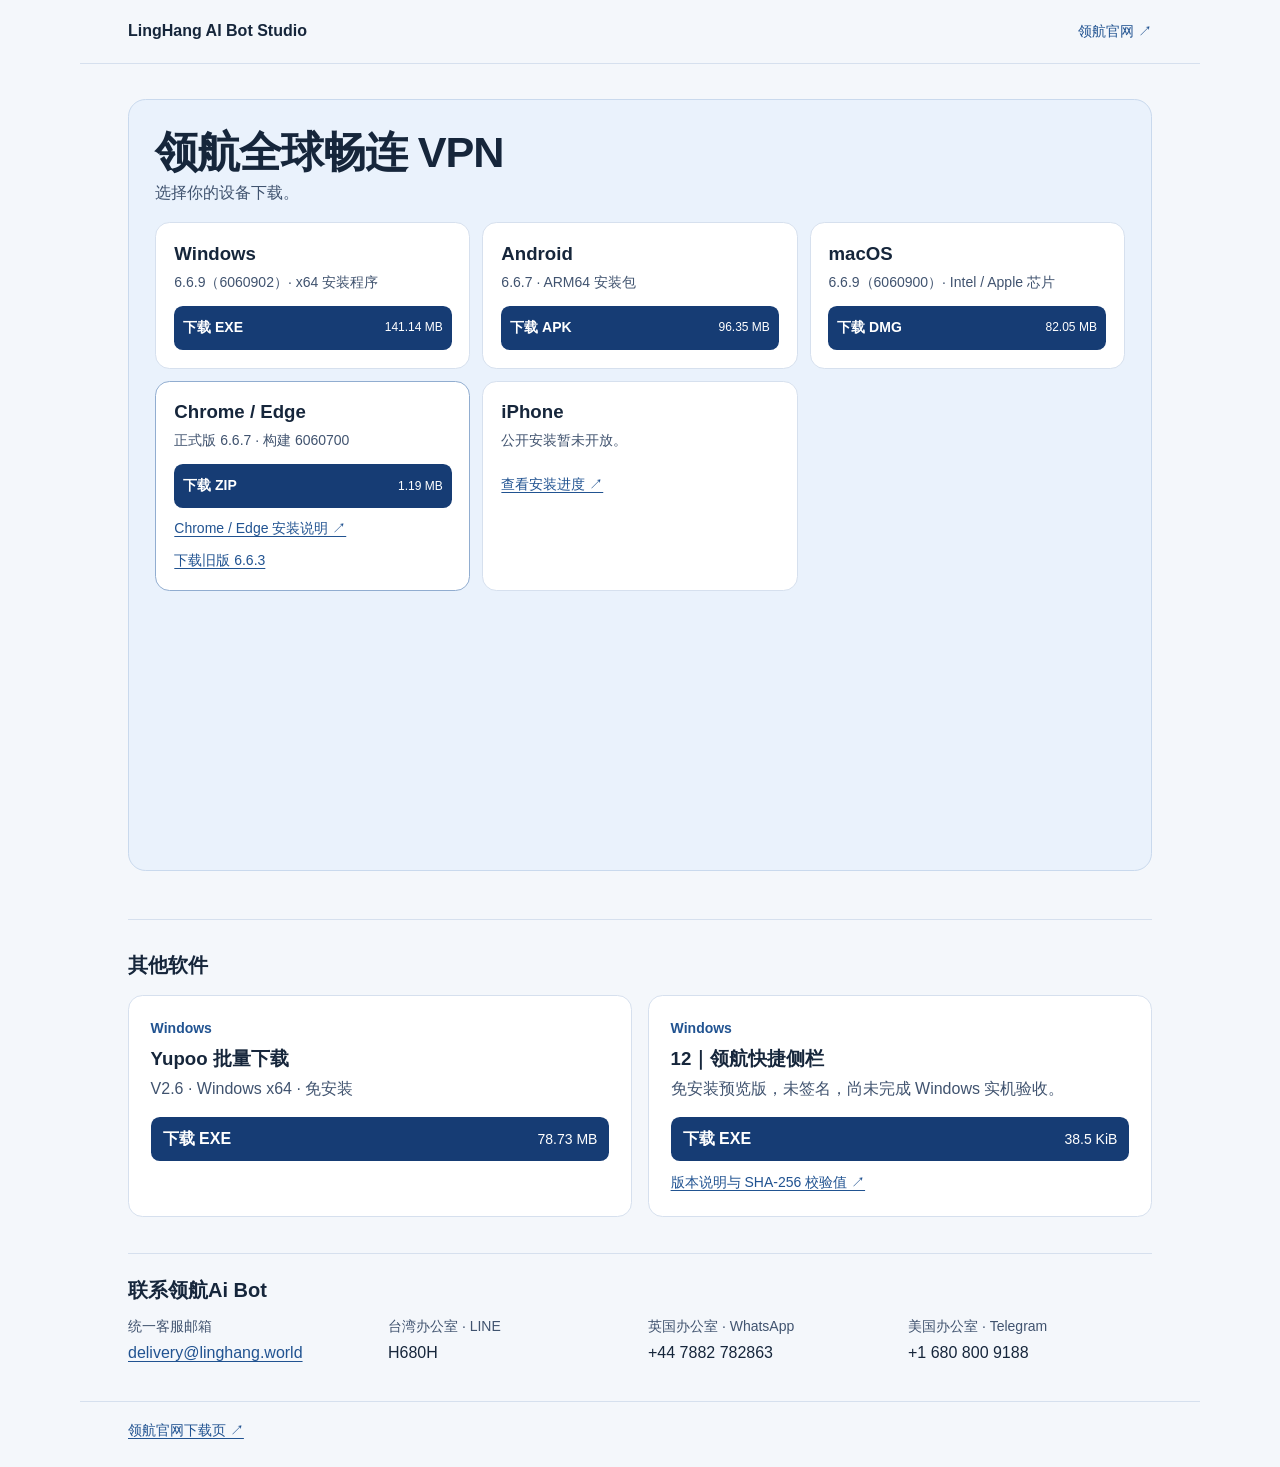
<file: index.html>
<!doctype html>
<html lang="zh-CN">
<head>
  <meta charset="utf-8">
  <meta name="viewport" content="width=device-width,initial-scale=1">
  <meta name="description" content="公开安装包与适用设备。">
  <title>LingHang AI Bot Studio · 软件下载</title>
  <link rel="stylesheet" href="styles.css">
</head>
<body>
  <header class="top"><a class="brand" href="./">LingHang AI Bot Studio</a><a href="https://www.linghang.world/">领航官网 ↗</a></header>
  <main class="download-catalog">
    <section class="project-group vpn-group" aria-labelledby="vpn-title">
      <header class="project-heading">
        <h1 id="vpn-title">领航全球畅连 VPN</h1>
        <p>选择你的设备下载。</p>
      </header>
      <div class="downloads vpn-downloads">
        <article>
        <h2>Windows</h2>
        <p>6.6.9（6060902）· x64 安装程序</p>
        <a class="download" href="https://node.linghang.world/downloads/Linghang-Setup-6.6.9-6060902-win-x64.exe" data-asset="Linghang-Setup-6.6.9-6060902-win-x64.exe">下载 EXE <span>141.14 MB</span></a>
      </article>
        <article>
        <h2>Android</h2>
        <p>6.6.7 · ARM64 安装包</p>
        <a class="download" href="https://github.com/safaeaefasf/linghang-downloads/releases/download/android-6.6.7-6060700/linghang-6.6.7-android-arm64-release.apk" data-asset="linghang-6.6.7-android-arm64-release.apk">下载 APK <span>96.35 MB</span></a>
      </article>
        <article>
        <h2>macOS</h2>
        <p>6.6.9（6060900）· Intel / Apple 芯片</p>
        <a class="download" href="https://github.com/safaeaefasf/linghang-downloads/releases/download/macos-6.6.9-6060900/Linghang-6.6.9-6060900-macOS-universal.dmg" data-asset="Linghang-6.6.9-6060900-macOS-universal.dmg">下载 DMG <span>82.05 MB</span></a>
      </article>
        <article class="browser-card">
        <h2>Chrome / Edge</h2>
        <p>正式版 6.6.7 · 构建 6060700</p>
        <a class="download" href="https://github.com/safaeaefasf/linghang-downloads/releases/download/browser-6.6.7-6060700/linghang-browser-6.6.7.zip" data-asset="linghang-browser-6.6.7.zip">下载 ZIP <span>1.19 MB</span></a>
        <div class="browser-links">
          <a class="secondary" href="https://www.linghang.world/downloads#web-launcher">Chrome / Edge 安装说明 ↗</a>
          <a class="secondary" href="https://github.com/safaeaefasf/linghang-downloads/releases/download/downloads-20261115/linghang-browser-6.6.3.zip" data-asset="linghang-browser-6.6.3.zip">下载旧版 6.6.3</a>
        </div>
      </article>
        <article>
        <h2>iPhone</h2>
        <p>公开安装暂未开放。</p>
        <a class="secondary" href="https://www.linghang.world/downloads#iphone-installation">查看安装进度 ↗</a>
      </article>
      </div>
    </section>

    <section id="other-software" class="project-group other-projects" aria-labelledby="other-title">
      <header class="project-heading"><h2 id="other-title">其他软件</h2></header>
      <div class="downloads other-downloads">
        <article id="yupoo-downloader">
        <p class="platform">Windows</p>
        <h3>Yupoo 批量下载</h3>
        <p>V2.6 · Windows x64 · 免安装</p>
        <a class="download" href="https://github.com/safaeaefasf/linghang-downloads/releases/download/yupoo-album-downloader-v2.6-20261121/Lieta_Yupoo_Downloader.exe" data-asset="Lieta_Yupoo_Downloader.exe">下载 EXE <span>78.73 MB</span></a>
      </article>
        <article id="desktop-sidebar">
        <p class="platform">Windows</p>
        <h3>12｜领航快捷侧栏</h3>
        <p>免安装预览版，未签名，尚未完成 Windows 实机验收。</p>
        <a class="download" href="https://github.com/safaeaefasf/linghang-downloads/releases/download/desktop-sidebar-20261116/Linghang-Desktop-Sidebar-Portable.exe" data-asset="Linghang-Desktop-Sidebar-Portable.exe">下载 EXE <span>38.5 KiB</span></a>
        <a class="secondary" href="https://github.com/safaeaefasf/linghang-downloads/releases/tag/desktop-sidebar-20261116">版本说明与 SHA-256 校验值 ↗</a>
      </article>
      </div>
    </section>

    <section class="contact" aria-labelledby="contact-title">
      <h2 id="contact-title">联系领航Ai Bot</h2>
      <address>
        <dl>
          <div><dt>统一客服邮箱</dt><dd><a href="mailto:delivery@linghang.world">delivery@linghang.world</a></dd></div>
          <div><dt>台湾办公室 · LINE</dt><dd>H680H</dd></div>
          <div><dt>英国办公室 · WhatsApp</dt><dd>+44 7882 782863</dd></div>
          <div><dt>美国办公室 · Telegram</dt><dd>+1 680 800 9188</dd></div>
        </dl>
      </address>
    </section>
  </main>
  <footer><a href="https://www.linghang.world/downloads">领航官网下载页 ↗</a></footer>
</body>
</html>
</file>
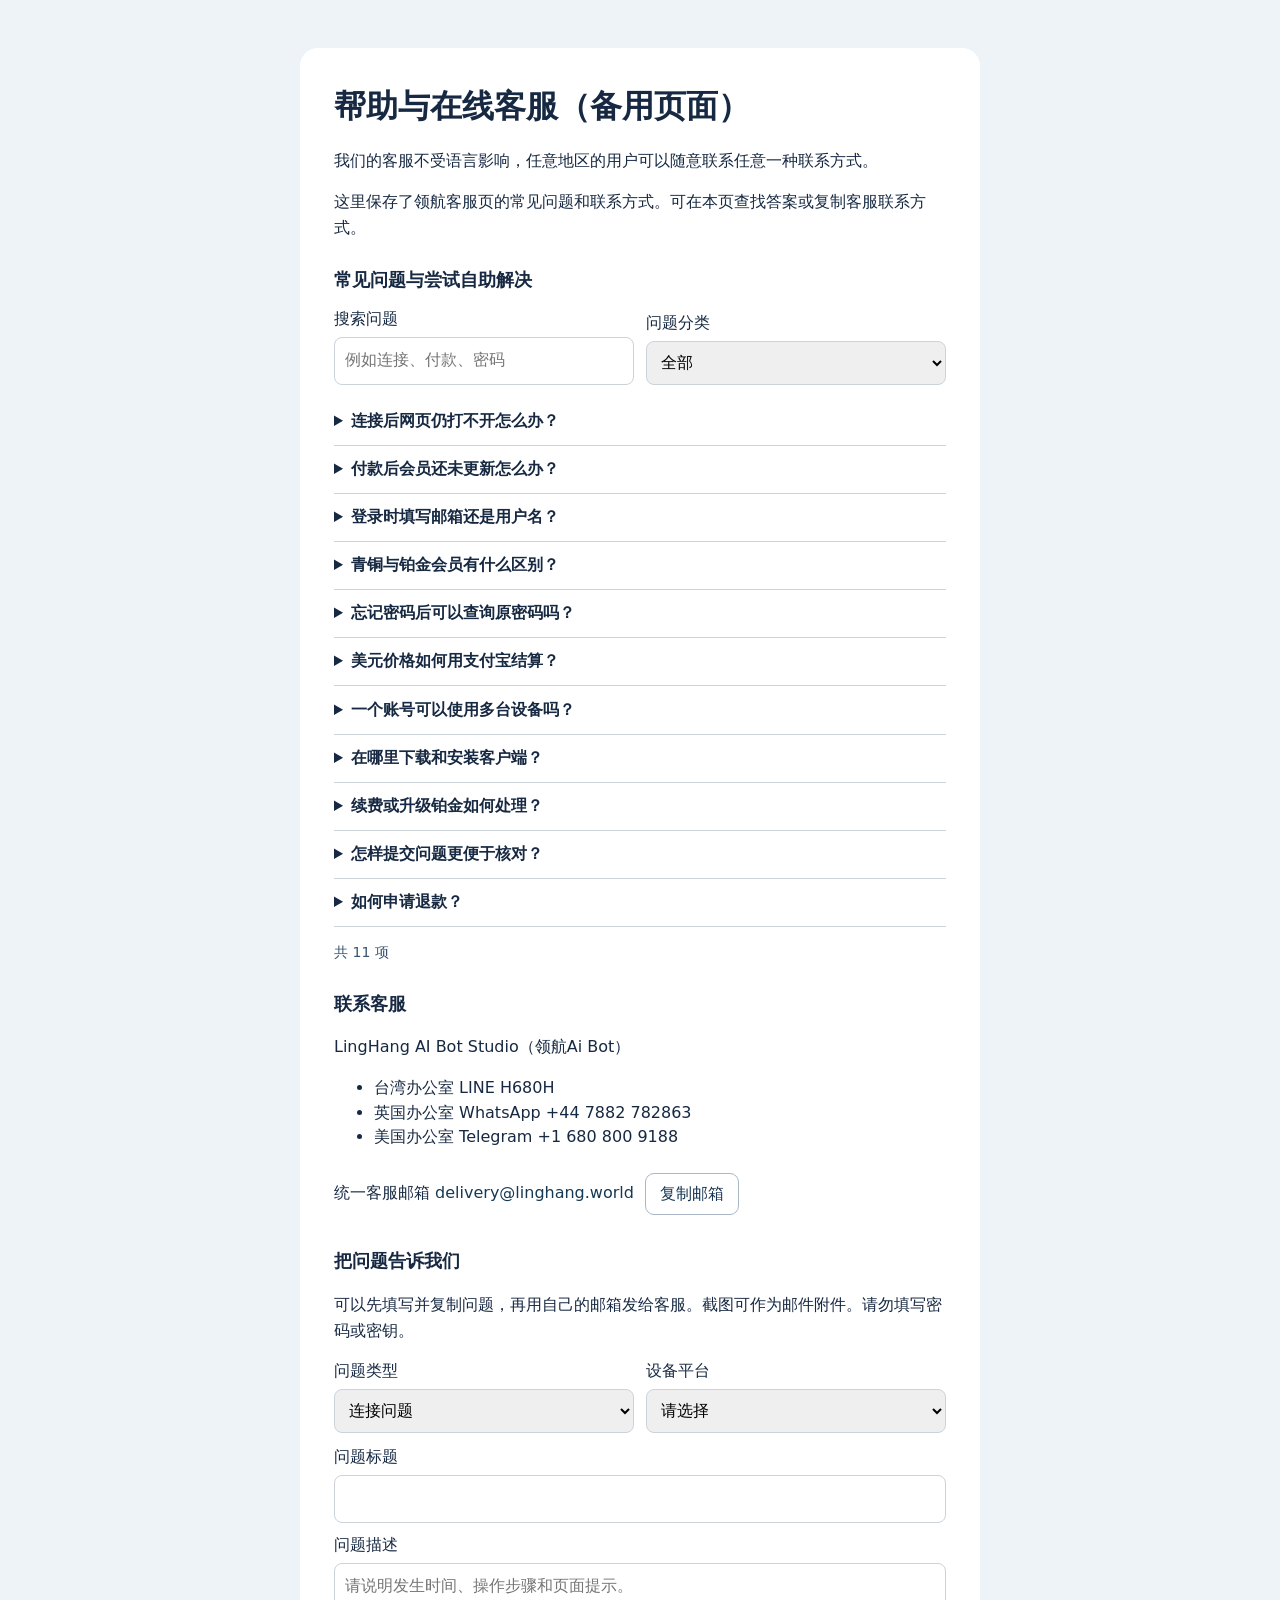
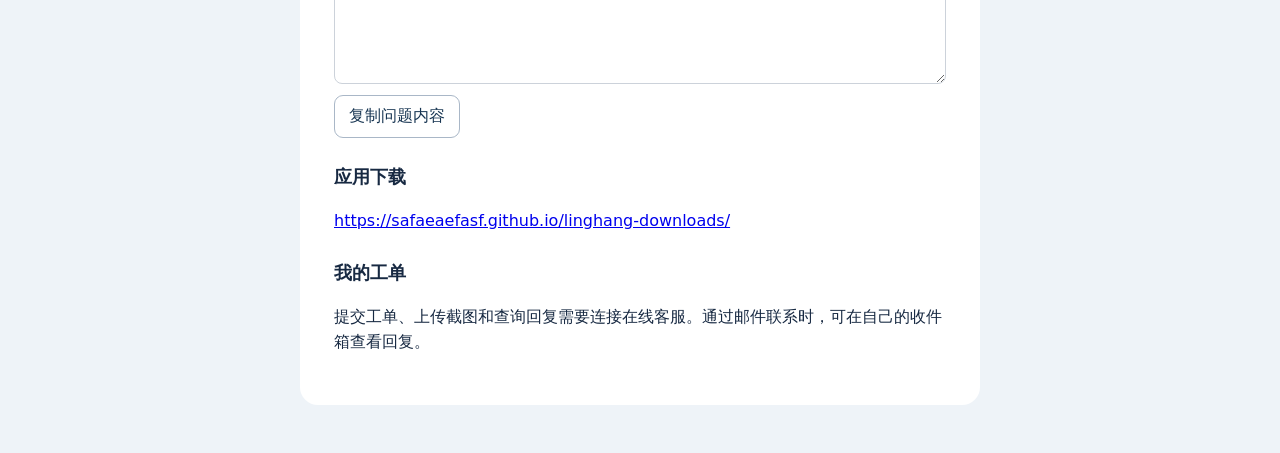
<file: help/index.html>
<!doctype html><html lang="zh-CN"><head><meta charset="utf-8"><meta name="viewport" content="width=device-width,initial-scale=1"><title>帮助与在线客服（备用页面） · 领航</title><style>*{box-sizing:border-box}body{margin:0;padding:clamp(16px,4vw,48px);background:#eef3f8;color:#172942;font:16px/1.55 "Segoe UI",system-ui,sans-serif}.dedicated-page{background:white;border-radius:20px;padding:clamp(16px,4vw,36px);box-shadow:0 6px 28px #18395512}.page-heading h1{font-size:clamp(23px,5vw,32px);margin:0 0 .4em}.primary-button,.secondary-button{display:inline-flex;align-items:center;justify-content:center;padding:8px 14px;border-radius:9px;font:inherit;text-decoration:none;cursor:pointer}.primary-button{background:#173552;color:white;border:1px solid #173552}.secondary-button{color:#173552;background:white;border:1px solid #a9b7c7}.dedicated-choice:has(input:checked){background:#edf5ff}.field-hint{color:#385370;font-size:.88em}.support-address{color:#153955}
.offline-help { max-width: 680px; margin-inline: auto; overflow-wrap: anywhere; }
.offline-help h2 { margin: 1.4em 0 .55em; font-size: 1.15em; }
.offline-help p { line-height: 1.6; }
.offline-filters { display: flex; align-items: end; gap: .7em; flex-wrap: wrap; margin: .8em 0; }
.offline-filters label { flex: 1 1 140px; }
.offline-field { display: block; margin: .65em 0; }
.offline-help input, .offline-help select, .offline-help textarea { display: block; width: 100%; padding: .65em; margin-top: .3em; font: inherit; border: 1px solid var(--line,#ccd2da); border-radius: 8px; box-sizing: border-box; }
.offline-faq { border-block-end: 1px solid var(--line,#ccd2da); padding: .7em 0; }
.offline-faq summary { cursor: pointer; font-weight: 600; }
.offline-help [hidden] { display: none; }
.help-channel-actions { display: flex; gap: .6em; align-items: center; flex-wrap: wrap; }
.help-channel-actions > button, .help-channel-actions > a { width: auto; margin: 0; min-height: 44px; }

.offline-help{background:#fff;border-radius:18px;padding:clamp(16px,4vw,34px)}
.support-address{user-select:all;-webkit-user-select:all}.offline-help [data-copy-support]{margin:.4em}
</style></head><body><section id="page-offline-help" class="page detail-page offline-help" aria-labelledby="offline-help-title">
        <div class="page-heading"><h1 id="offline-help-title">帮助与在线客服（备用页面）</h1></div><p class="support-language">我们的客服不受语言影响，任意地区的用户可以随意联系任意一种联系方式。</p>
        <p>这里保存了领航客服页的常见问题和联系方式。可在本页查找答案或复制客服联系方式。</p>
        <h2>常见问题与尝试自助解决</h2>
        <div class="offline-filters"><label>搜索问题<input type="search" id="offline-query" placeholder="例如连接、付款、密码"></label>
        <label>问题分类<select id="offline-topic"><option>全部</option><option>连接</option><option>会员与付款</option><option>账户</option><option>安装</option></select></label></div>
        <div id="offline-faqs"><details class="offline-faq" data-topic="连接"><summary>连接后网页仍打不开怎么办？</summary><p>先断开后重新连接，并检查普通网络是否可用。仍有问题时，请记录发生时间、设备平台和页面提示，提交客服核对。</p></details><details class="offline-faq" data-topic="会员与付款"><summary>付款后会员还未更新怎么办？</summary><p>回到“账户与订单”点击付款核验。仍未开通或显示待核对时，请保留订单号联系客服，避免重复付款。</p></details><details class="offline-faq" data-topic="账户"><summary>登录时填写邮箱还是用户名？</summary><p>请填写注册时设置的用户名。接收回复或订单邮件的邮箱，不等于登录用户名。</p></details><details class="offline-faq" data-topic="会员与付款"><summary>青铜与铂金会员有什么区别？</summary><p>青铜自动匹配可用线路；铂金支持自主选择可用国家线路。安全模式与极速模式尚未开放，当前版本使用自动模式。</p></details><details class="offline-faq" data-topic="账户"><summary>忘记密码后可以查询原密码吗？</summary><p>不能查询原密码。可在核对身份后设置新密码，具体恢复流程仍待确认，请先提交问题说明情况。</p></details><details class="offline-faq" data-topic="会员与付款"><summary>美元价格如何用支付宝结算？</summary><p>套餐显示 USD，支付宝按固定汇率 1 USD = 6.69 CNY 结算。例如青铜 1 周 USD 2.29，人民币为 ¥15.32。</p></details><details class="offline-faq" data-topic="账户"><summary>一个账号可以使用多台设备吗？</summary><p>标准方案支持同一账号使用多台设备，不要求所有设备固定使用同一节点。可用线路取决于会员档位。</p></details><details class="offline-faq" data-topic="安装"><summary>在哪里下载和安装客户端？</summary><p>请通过官网对应平台入口查看版本状态与安装指引。Mac 与 iPhone 的安装渠道和当前版本请查看下载页；浏览器扩展由官网下载 ZIP 后按指引加载。</p></details><details class="offline-faq" data-topic="会员与付款"><summary>续费或升级铂金如何处理？</summary><p>同档续费追加会员时长。有效青铜升级铂金需先核对剩余权益折抵与补款，付款确认后立即生效。</p></details><details class="offline-faq" data-topic="连接"><summary>怎样提交问题更便于核对？</summary><p>请说明设备平台、客户端版本、发生时间与页面提示，可附已遮挡敏感信息的截图。不要发送密码、完整密钥或二维码。</p></details><details class="offline-faq" data-topic="会员与付款"><summary>如何申请退款？</summary><p>遇到重复扣款、付款后未开通或升级金额异常，请提交本人订单号、付款时间和退款原因，必要时附脱敏凭证。客服核对后会告知处理结果；请在原订单和支付渠道查看实际退款状态。 查看退款与异常订单说明</p></details></div><p id="offline-count" class="field-hint" aria-live="polite">共 11 项</p>
        <h2>联系客服</h2><p class="offline-offices">LingHang AI Bot Studio（领航Ai Bot）</p><ul><li>台湾办公室 LINE H680H</li><li>英国办公室 WhatsApp +44 7882 782863</li><li>美国办公室 Telegram +1 680 800 9188</li></ul><div class="offline-contact"><span>统一客服邮箱</span> <span class="support-address" dir="ltr">delivery@linghang.world</span> <button class="secondary-button" data-copy-support type="button">复制邮箱</button><p data-copy-message class="field-hint" role="status"></p></div>
        <h2>把问题告诉我们</h2><p>可以先填写并复制问题，再用自己的邮箱发给客服。截图可作为邮件附件。请勿填写密码或密钥。</p>
        <div class="offline-filters"><label>问题类型<select id="offline-category"><option>连接问题</option><option>会员与付款</option><option>账户与密码</option><option>下载与安装</option><option>合作</option><option>其他</option></select></label><label>设备平台<select id="offline-platform"><option value="">请选择</option><option>Android</option><option>Windows</option><option>iPhone</option><option>Mac</option><option>浏览器扩展</option><option>官网</option><option>合作的后台</option><option>合作专属页</option></select></label></div>
        <label class="offline-field">问题标题<input id="offline-subject" type="text" maxlength="140"></label>
        <label class="offline-field">问题描述<textarea id="offline-description" maxlength="4000" rows="4" placeholder="请说明发生时间、操作步骤和页面提示。"></textarea></label>
        <button class="secondary-button" type="button" id="offline-prepare">复制问题内容</button>
        <p id="offline-result" class="field-hint" role="status"></p><textarea id="offline-manual" readonly rows="4" aria-label="可手动复制的问题内容" hidden></textarea>
        <h2>应用下载</h2><p><a href="https://safaeaefasf.github.io/linghang-downloads/">https://safaeaefasf.github.io/linghang-downloads/</a></p><h2>我的工单</h2><p>提交工单、上传截图和查询回复需要连接在线客服。通过邮件联系时，可在自己的收件箱查看回复。</p>
        </section><script>for (const copyButton of document.querySelectorAll('[data-copy-support]')) {
  copyButton.addEventListener('click', async () => {
    const card = copyButton.closest('.offline-contact');
    const address = card.querySelector('.support-address');
    const message = card.querySelector('[data-copy-message]');
    try {
      await navigator.clipboard.writeText(address.textContent.trim());
      message.textContent = '客服邮箱已复制。';
    } catch {
      const range = document.createRange();
      range.selectNodeContents(address);
      const selection = window.getSelection();
      if (selection) {
        selection.removeAllRanges();
        selection.addRange(range);
      }
      message.textContent = '请手动复制上方邮箱地址。';
    }
  });
}

const offlinePage = document.getElementById('page-offline-help');
const offlineQuery = document.getElementById('offline-query');
const offlineTopic = document.getElementById('offline-topic');
function filterOfflineQuestions() {
  const query = offlineQuery.value.trim().toLowerCase();
  let matches = 0;
  for (const faq of offlinePage.querySelectorAll('.offline-faq')) {
    faq.hidden = (offlineTopic.value !== '全部' && faq.dataset.topic !== offlineTopic.value) ||
      !faq.textContent.toLowerCase().includes(query);
    if (!faq.hidden) matches++;
  }
  document.getElementById('offline-count').textContent = matches ? '共 ' + matches + ' 项' : '没有找到相关问题，可以换个词或直接联系邮件客服。';
}
offlineQuery.addEventListener('input', filterOfflineQuestions);
offlineTopic.addEventListener('change', filterOfflineQuestions);
document.getElementById('offline-prepare').addEventListener('click', async () => {
  const value = id => document.getElementById(id).value.trim();
  const subject = value('offline-subject');
  const detail = value('offline-description');
  const message = document.getElementById('offline-result');
  const manual = document.getElementById('offline-manual');
  manual.hidden = true;
  if (!subject && !detail) {
    message.textContent = '请先填写问题标题或描述。';
    document.getElementById('offline-subject').focus(); return;
  }
  const body = [subject, value('offline-category'), value('offline-platform'), detail].filter(Boolean).join('\n');
  try {
    await navigator.clipboard.writeText(body);
    message.textContent = '问题已复制，请粘贴到邮件中发给客服。';
  } catch {
    manual.value = body; manual.hidden = false; manual.focus(); manual.select();
    message.textContent = '请手动复制下方内容，再通过邮件发送。';
  }
});
</script></body></html>
</file>
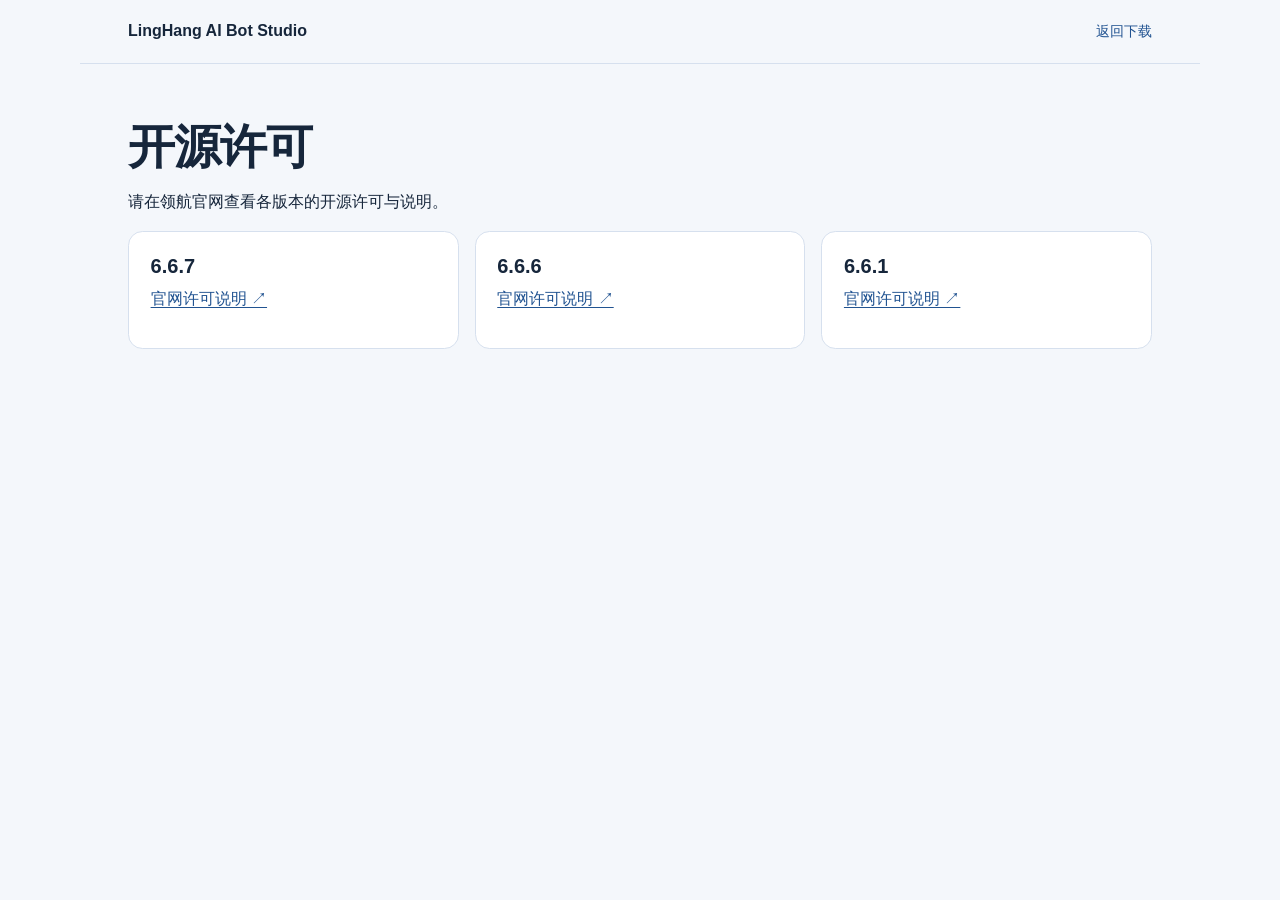
<file: open-source.html>
<!doctype html>
<html lang="zh-CN">
<head>
  <meta charset="utf-8">
  <meta name="viewport" content="width=device-width, initial-scale=1">
  <title>开源许可 · LingHang AI Bot Studio</title>
  <link rel="stylesheet" href="./styles.css">
</head>
<body>
  <header class="top"><a class="brand" href="./">LingHang AI Bot Studio</a><a href="./">返回下载</a></header>
  <main>
    <h1>开源许可</h1>
    <p>请在领航官网查看各版本的开源许可与说明。</p>
    <section class="downloads" aria-label="官网开源许可说明">
      <article class="card">
        <h2>6.6.7</h2>
        <p><a href="https://www.linghang.world/open-source/6.6.7">官网许可说明 ↗</a></p>
      </article>
      <article class="card">
        <h2>6.6.6</h2>
        <p><a href="https://www.linghang.world/open-source/6.6.6#android">官网许可说明 ↗</a></p>
      </article>
      <article class="card">
        <h2>6.6.1</h2>
        <p><a href="https://www.linghang.world/open-source/6.6.1">官网许可说明 ↗</a></p>
      </article>
    </section>
  </main>
</body>
</html>
</file>
<file: styles.css>
:root {
  color-scheme: light;
  font-family: Inter, "Segoe UI", "Microsoft YaHei", "PingFang SC", sans-serif;
  font-size: 100%;
  line-height: 1.55;
  color: #16263b;
  background: #f4f7fb;
  --color-muted: #40536f;
  --color-link: #215391;
  --color-line: #d6e0ee;
  --color-primary: #163c74;
  --color-primary-hover: #22538d;
  --text-small: .875rem;
  --text-body: 1rem;
  --text-card: 1.25rem;
  --text-page: clamp(2rem, 1.63rem + 1.6vw, 3rem);
  --gutter: clamp(1rem, 4vw, 3rem);
}

*, *::before, *::after { box-sizing: border-box; }
body { margin: 0; font-size: var(--text-body); }
a { color: var(--color-link); text-underline-offset: .2em; }
a:focus-visible { outline: 3px solid #1768ba; outline-offset: 4px; }

.top, main, footer {
  width: min(100%, 70rem);
  margin-inline: auto;
  padding-inline: var(--gutter);
}

.top {
  display: flex;
  align-items: center;
  justify-content: space-between;
  flex-wrap: wrap;
  gap: .5rem 1rem;
  min-block-size: 4rem;
  padding-block: .75rem;
  border-bottom: 1px solid var(--color-line);
}
.top a { font-size: var(--text-small); text-decoration: none; }
.top a:hover { text-decoration: underline; }
.top .brand { color: inherit; font-size: var(--text-body); font-weight: 700; }

main { padding-block: clamp(1.75rem, 5vw, 3.5rem); }
h1 {
  margin: 0;
  font-size: var(--text-page);
  font-weight: 750;
  letter-spacing: -.025em;
  line-height: 1.16;
}
.intro { margin: .65rem 0 1.65rem; color: var(--color-muted); }
.downloads { display: grid; grid-template-columns: minmax(0, 1fr); gap: 1rem; }

.downloads > article {
  min-width: 0;
  padding: clamp(1rem, 2.4vw, 1.35rem);
  border: 1px solid var(--color-line);
  border-radius: .9rem;
  background: #fff;
}
.downloads .browser-card { border-color: #91add0; }
.platform {
  margin: 0 0 .4rem;
  color: var(--color-link);
  font-size: var(--text-small);
  font-weight: 700;
}
h2 { margin: 0; font-size: var(--text-card); font-weight: 700; line-height: 1.35; }
article p:not(.platform) { margin: .4rem 0 .95rem; color: var(--color-muted); overflow-wrap: anywhere; }

.download {
  display: flex;
  justify-content: space-between;
  align-items: center;
  gap: .65rem;
  min-block-size: 2.75rem;
  padding: .5rem .75rem;
  border-radius: .55rem;
  background: var(--color-primary);
  color: #fff;
  font-weight: 700;
  text-decoration: none;
}
.download:hover { background: var(--color-primary-hover); }
.download span { flex: none; font-size: var(--text-small); font-weight: 500; font-variant-numeric: tabular-nums; }
.secondary { display: inline-block; margin-top: .65rem; font-size: var(--text-small); overflow-wrap: anywhere; }
.browser-links { display: flex; flex-wrap: wrap; column-gap: 1rem; }

.contact { border-top: 1px solid var(--color-line); margin-top: 2.25rem; padding-top: 1.4rem; }
.contact address { font-style: normal; }
.contact dl {
  display: grid;
  grid-template-columns: repeat(auto-fit, minmax(min(100%, 12rem), 1fr));
  gap: .9rem 1rem;
  margin: .8rem 0 0;
}
.contact dt { color: var(--color-muted); font-size: var(--text-small); }
.contact dd { margin: .2rem 0 0; overflow-wrap: anywhere; }
footer { border-top: 1px solid var(--color-line); padding-block: 1.1rem 1.6rem; font-size: var(--text-small); }

@media (min-width: 40rem) {
  .downloads { grid-template-columns: repeat(2, minmax(0, 1fr)); }
}
@media (min-width: 59rem) {
  .downloads { grid-template-columns: repeat(3, minmax(0, 1fr)); }
}

/* Keep the VPN catalog in the first viewport and give each later project its own card. */
.download-catalog { padding-block: clamp(1rem, 3vw, 2.2rem); }
.project-group { min-width: 0; }
.project-heading { margin-bottom: 1rem; }
.project-heading h1 { font-size: clamp(1.7rem, 1.2rem + 2vw, 2.7rem); }
.project-heading p { margin: .3rem 0 0; color: var(--color-muted); }
.vpn-group {
  padding: clamp(.9rem, 2.5vw, 1.65rem);
  border: 1px solid #c9d9ed;
  border-radius: 1.1rem;
  background: #eaf2fc;
}
.vpn-downloads { gap: .75rem; }
.vpn-downloads > article { padding: clamp(.75rem, 1.7vw, 1.12rem); }
.vpn-downloads article h2, .other-downloads article h3 {
  margin: 0;
  font-size: clamp(1rem, .91rem + .32vw, 1.2rem);
  font-weight: 700;
  line-height: 1.35;
}
.vpn-downloads article p { font-size: var(--text-small); margin: .35rem 0 .75rem; }
.vpn-downloads .download { gap: .3rem; padding-inline: .55rem; font-size: var(--text-small); }
.vpn-downloads .download span { font-size: .75rem; }
.other-projects {
  margin-top: clamp(1.65rem, 4vw, 3rem);
  padding-top: clamp(1.2rem, 3vw, 2rem);
  border-top: 1px solid var(--color-line);
}
@media (min-width: 22.5rem) and (max-width: 39.99rem) {
  .vpn-downloads { grid-template-columns: repeat(2, minmax(0, 1fr)); gap: .55rem; }
}
@media (min-width: 59rem) {
  .vpn-group { min-block-size: max(27rem, calc(100svh - 8rem)); }
  .other-downloads { grid-template-columns: repeat(2, minmax(0, 1fr)); }
}
</file>
